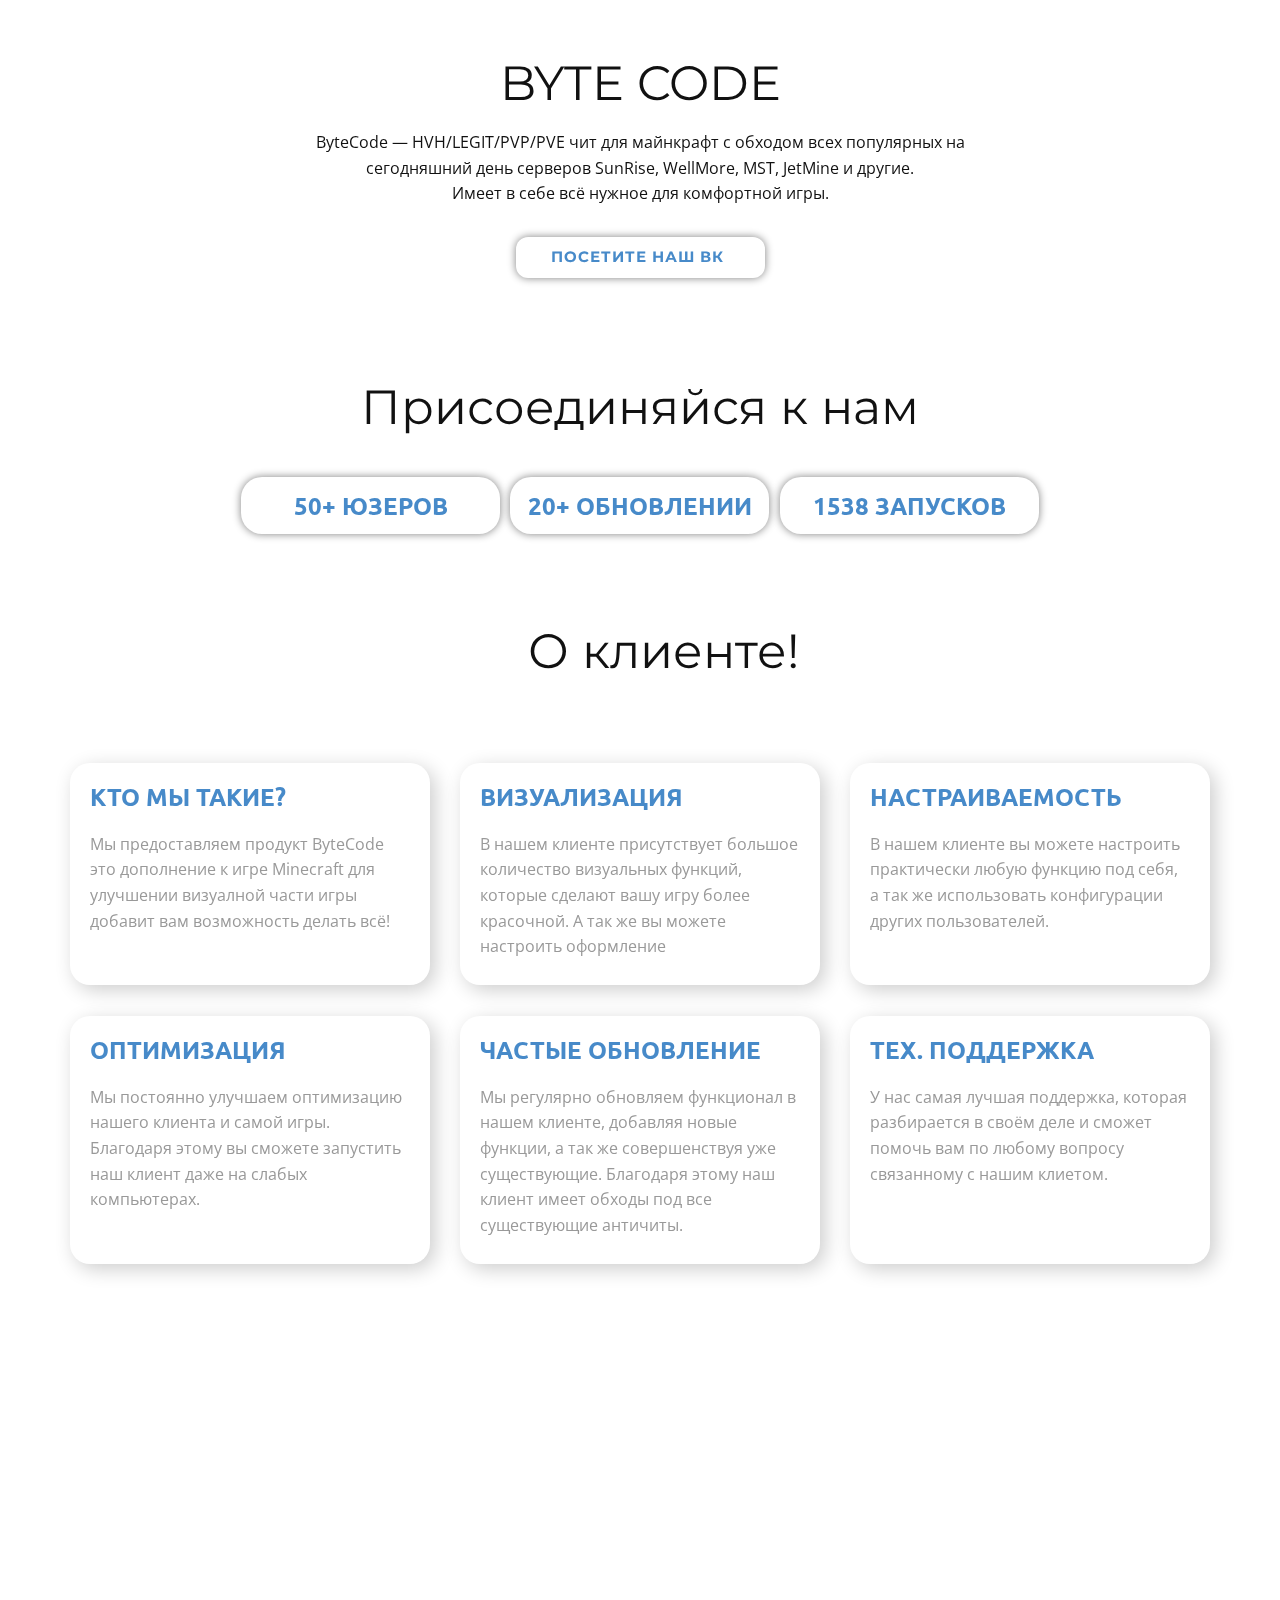
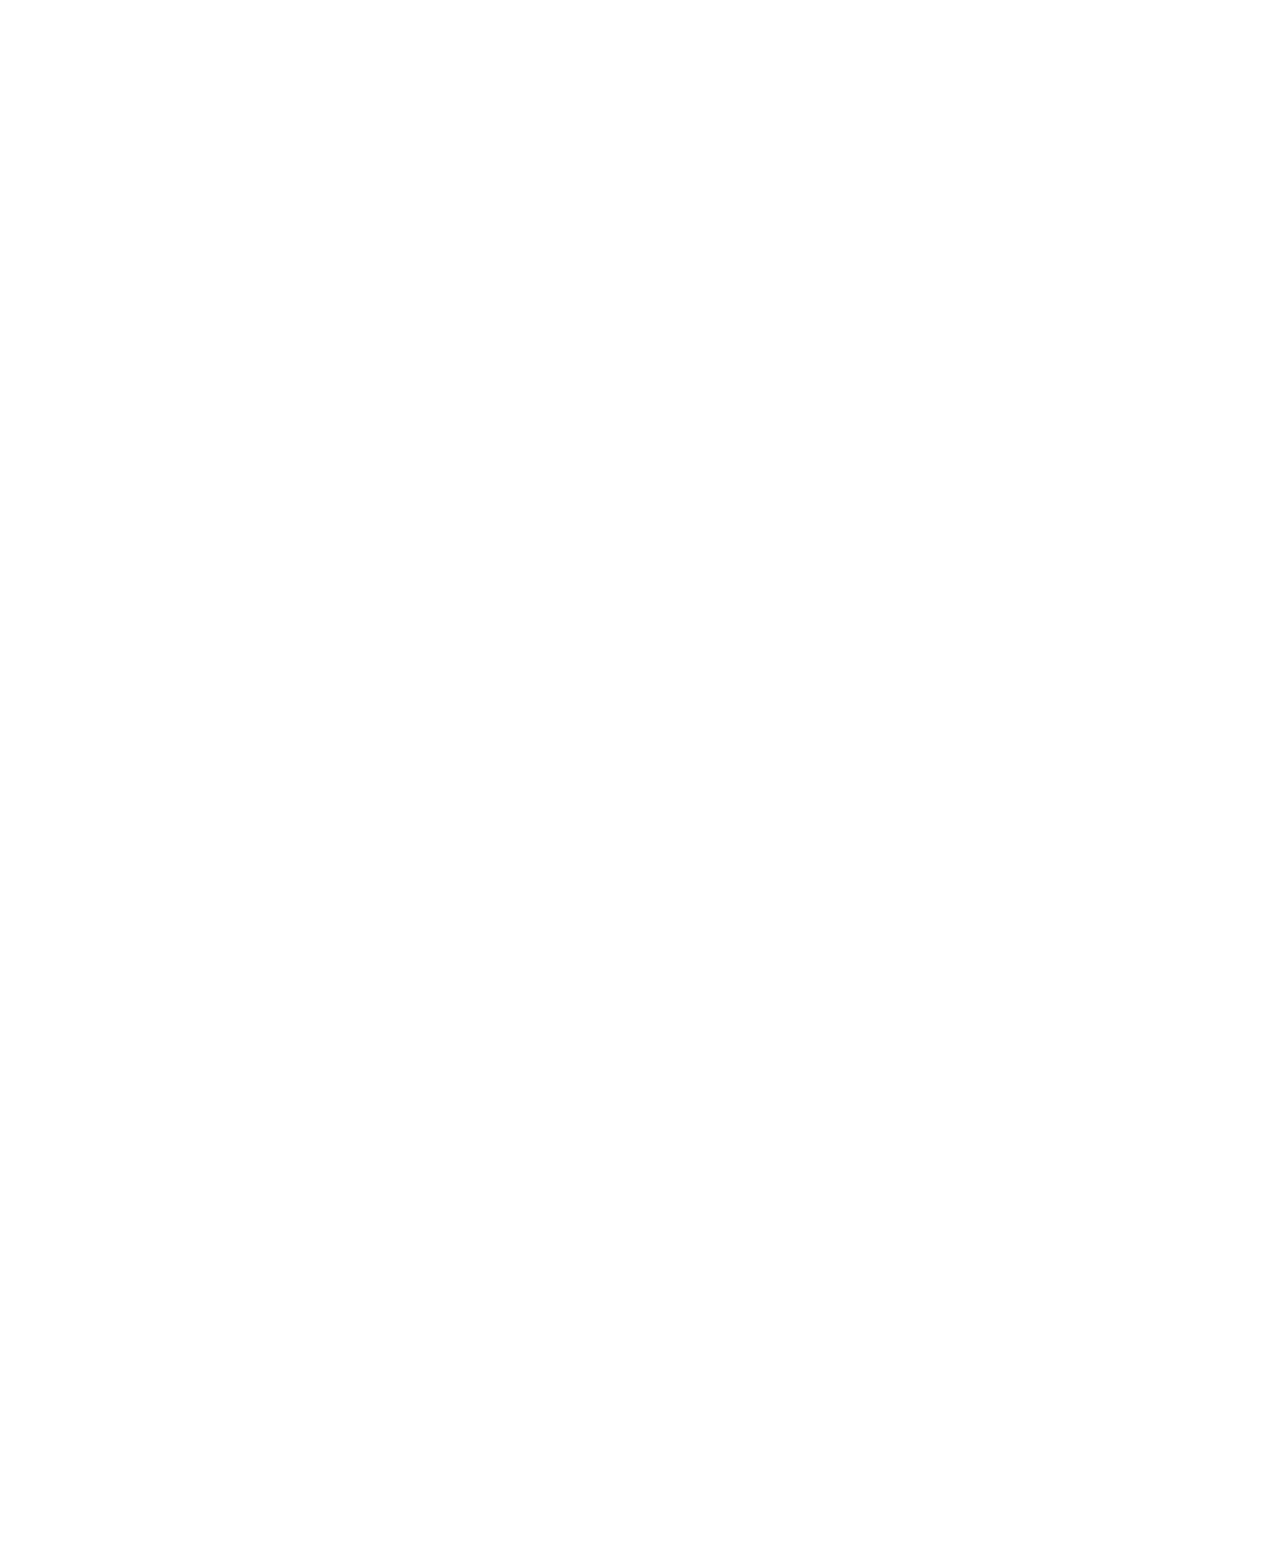
<file: index.html>
<!DOCTYPE html>
<html style="font-size: 16px;" lang="ru"><head>
    <meta name="viewport" content="width=device-width, initial-scale=1.0">
    <meta charset="utf-8">
    <meta name="keywords" content="BYTE CODE, ​Присоединяйся к нам, О клиенте!, Покупка клиента, ​Все права защищены, ​Все права защищены&nbsp;Любое копирование и воспроизведение текста, в том числе частичное и в любых формах, без письменного разрешения правообладателя запрещено, @bytecodecommunity.">
    <meta name="description" content="">
    <title>ByteCode</title>
    <link rel="stylesheet" href="nicepage.css" media="screen">
<link rel="stylesheet" href="Главная.css" media="screen">
    <script class="u-script" type="text/javascript" src="jquery.js" defer=""></script>
    <script class="u-script" type="text/javascript" src="nicepage.js" defer=""></script>
    <meta name="generator" content="Nicepage 5.6.9, nicepage.com">
    <link id="u-theme-google-font" rel="stylesheet" href="https://fonts.googleapis.com/css?family=Roboto:100,100i,300,300i,400,400i,500,500i,700,700i,900,900i|Open+Sans:300,300i,400,400i,500,500i,600,600i,700,700i,800,800i">
    <link id="u-page-google-font" rel="stylesheet" href="https://fonts.googleapis.com/css?family=Montserrat:100,100i,200,200i,300,300i,400,400i,500,500i,600,600i,700,700i,800,800i,900,900i|Ubuntu:300,300i,400,400i,500,500i,700,700i">
    
    
    
    
    
    
    
    <script type="application/ld+json">{
		"@context": "http://schema.org",
		"@type": "Organization",
		"name": ""
}</script>
    <meta name="theme-color" content="#478ac9">
    <meta property="og:title" content="Главная">
    <meta property="og:type" content="website">
  <meta data-intl-tel-input-cdn-path="intlTelInput/"></head>
  <body data-home-page="Главная.html" data-home-page-title="Главная" class="u-body u-xl-mode" data-lang="ru">
    <section class="u-clearfix u-white u-section-1" id="sec-f551">
      <div class="u-clearfix u-sheet u-sheet-1">
        <h2 class="u-align-center u-custom-font u-font-montserrat u-text u-text-1" data-animation-name="customAnimationIn" data-animation-duration="1250" data-animation-delay="500">BYTE CODE</h2>
        <p class="u-align-center u-text u-text-2" data-animation-name="customAnimationIn" data-animation-duration="1750" data-animation-delay="500">ByteCode — HVH/LEGIT/PVP/PVE чит для майнкрафт с обходом всех популярных на сегодняшний день серверов SunRise, WellMore, MST, JetMine и другие.<br>Имеет в себе всё нужное для комфортной игры.
        </p>
        <a href="https://vk.com/bytecodedlc" class="u-border-none u-btn u-btn-round u-button-style u-custom-font u-font-montserrat u-radius-12 u-text-palette-1-base u-white u-btn-1" target="_blank" data-animation-name="customAnimationIn" data-animation-duration="1250" data-animation-delay="500">ПОСЕТИТЕ НАШ ВК&nbsp; </a>
      </div>
    </section>
    <section class="u-clearfix u-white u-section-2" id="sec-ba40">
      <div class="u-clearfix u-sheet u-sheet-1">
        <h2 class="u-align-center u-custom-font u-font-montserrat u-text u-text-1" data-animation-name="customAnimationIn" data-animation-duration="1250" data-animation-delay="500"> Присоединяйся к нам</h2>
        <div class="u-list u-list-1">
          <div class="u-repeater u-repeater-1">
            <div class="u-container-style u-custom-item u-list-item u-radius-21 u-repeater-item u-shape-round u-white u-list-item-1" data-animation-name="customAnimationIn" data-animation-duration="1000">
              <div class="u-container-layout u-similar-container u-container-layout-1">
                <h6 class="u-align-center u-custom-font u-font-ubuntu u-text u-text-default u-text-palette-1-base u-text-2">50+ ЮЗЕРОВ</h6>
              </div>
            </div>
            <div class="u-container-style u-custom-item u-list-item u-radius-21 u-repeater-item u-shape-round u-white u-list-item-2" data-animation-name="customAnimationIn" data-animation-duration="1250" data-animation-delay="500">
              <div class="u-container-layout u-similar-container u-container-layout-2">
                <h6 class="u-align-center u-custom-font u-font-ubuntu u-text u-text-default u-text-palette-1-base u-text-3">20+ ОБНОВЛЕНИИ</h6>
              </div>
            </div>
            <div class="u-container-style u-custom-item u-list-item u-radius-21 u-repeater-item u-shape-round u-white u-list-item-3" data-animation-name="customAnimationIn" data-animation-duration="1250" data-animation-delay="250">
              <div class="u-container-layout u-similar-container u-container-layout-3">
                <h6 class="u-align-center u-custom-font u-font-ubuntu u-text u-text-default u-text-palette-1-base u-text-4">1538 запусков</h6>
              </div>
            </div>
          </div>
        </div>
      </div>
    </section>
    <section class="u-clearfix u-white u-section-3" id="carousel_060c">
      <h2 class="u-align-center u-custom-font u-font-montserrat u-text u-text-1" data-animation-name="customAnimationIn" data-animation-duration="1250" data-animation-delay="500">О клиенте!</h2>
      <div class="u-expanded-width u-shape u-shape-rectangle u-white u-shape-1" data-animation-name="customAnimationIn" data-animation-duration="1500" data-animation-delay="1000"></div>
      <div class="u-list u-list-1">
        <div class="u-repeater u-repeater-1">
          <div class="u-container-style u-list-item u-radius-20 u-repeater-item u-shape-round u-video-cover u-white u-list-item-1" data-animation-name="customAnimationIn" data-animation-duration="1500" data-animation-delay="500" data-animation-direction="">
            <div class="u-container-layout u-similar-container u-container-layout-1">
              <h6 class="u-align-center u-custom-font u-font-ubuntu u-text u-text-default u-text-palette-1-base u-text-2">КТО МЫ ТАКИЕ?</h6>
              <p class="u-align-left u-text u-text-grey-40 u-text-3">Мы предоставляем продукт ByteCode это дополнение к игре Minecraft для улучшении визуалной части игры добавит вам возможность делать всё!</p>
            </div>
          </div>
          <div class="u-container-style u-list-item u-radius-20 u-repeater-item u-shape-round u-white u-list-item-2" data-animation-name="customAnimationIn" data-animation-duration="1500" data-animation-delay="500" data-animation-direction="">
            <div class="u-container-layout u-similar-container u-container-layout-2">
              <h6 class="u-align-center u-custom-font u-font-ubuntu u-text u-text-default u-text-palette-1-base u-text-4">ВИЗУАЛИЗАЦИЯ</h6>
              <p class="u-align-left u-text u-text-grey-40 u-text-5"> В нашем клиенте присутствует большое количество визуальных функций, которые сделают вашу игру более красочной. А так же вы можете настроить оформление<br>
                <br><i></i>
              </p>
            </div>
          </div>
          <div class="u-container-style u-list-item u-radius-20 u-repeater-item u-shape-round u-video-cover u-white u-list-item-3" data-animation-name="customAnimationIn" data-animation-duration="1500" data-animation-delay="500" data-animation-direction="">
            <div class="u-container-layout u-similar-container u-container-layout-3">
              <h6 class="u-align-center u-custom-font u-font-ubuntu u-text u-text-default u-text-palette-1-base u-text-6">НАСТРАИВАЕМОСТЬ</h6>
              <p class="u-align-left u-text u-text-grey-40 u-text-7"> В нашем клиенте вы можете настроить практически любую функцию под себя, а так же использовать конфигурации других пользователей.</p>
            </div>
          </div>
          <div class="u-container-style u-list-item u-radius-20 u-repeater-item u-shape-round u-video-cover u-white u-list-item-4" data-animation-name="customAnimationIn" data-animation-duration="1500" data-animation-delay="500" data-animation-direction="">
            <div class="u-container-layout u-similar-container u-container-layout-4">
              <h6 class="u-align-center u-custom-font u-font-ubuntu u-text u-text-default u-text-palette-1-base u-text-8">ОПТИМИЗАЦИЯ</h6>
              <p class="u-align-left u-text u-text-grey-40 u-text-9"> Мы постоянно улучшаем оптимизацию нашего клиента и самой игры. Благодаря этому вы сможете запустить наш клиент даже на слабых компьютерах.<br>
                <br><i></i>
              </p>
            </div>
          </div>
          <div class="u-container-style u-list-item u-radius-20 u-repeater-item u-shape-round u-white u-list-item-5" data-animation-name="customAnimationIn" data-animation-duration="1500" data-animation-delay="500" data-animation-direction="">
            <div class="u-container-layout u-similar-container u-container-layout-5">
              <h6 class="u-align-center u-custom-font u-font-ubuntu u-text u-text-default u-text-palette-1-base u-text-10">ЧАСТЫЕ ОБНОВЛЕНИЕ</h6>
              <p class="u-align-left u-text u-text-grey-40 u-text-11"> Мы регулярно обновляем функционал в нашем клиенте, добавляя новые функции, а так же совершенствуя уже существующие. Благодаря этому наш клиент имеет обходы под все существующие античиты.<br>
                <br><i></i>
              </p>
            </div>
          </div>
          <div class="u-container-style u-list-item u-radius-20 u-repeater-item u-shape-round u-video-cover u-white u-list-item-6" data-animation-name="customAnimationIn" data-animation-duration="1500" data-animation-delay="500" data-animation-direction="">
            <div class="u-container-layout u-similar-container u-container-layout-6">
              <h6 class="u-align-center u-custom-font u-font-ubuntu u-text u-text-default u-text-palette-1-base u-text-12">ТЕХ. ПОДДЕРЖКА</h6>
              <p class="u-align-left u-text u-text-grey-40 u-text-13"> У нас самая лучшая поддержка, которая разбирается в своём деле и сможет помочь вам по любому вопросу связанному с нашим клиетом.</p>
            </div>
          </div>
        </div>
      </div>
    </section>
    <section class="u-clearfix u-white u-section-4" id="carousel_4704">
      <div class="u-clearfix u-sheet u-sheet-1">
        <h2 class="u-align-center u-text u-text-1" data-animation-name="customAnimationIn" data-animation-duration="1250" data-animation-delay="500">Покупка клиента</h2>
        <p class="u-align-center u-text u-text-2" data-animation-name="customAnimationIn" data-animation-duration="1750" data-animation-delay="500">Выберите товар ниже который вы захотите и просто нажмите купить всё очень лекго.</p>
        <div class="u-list u-list-1">
          <div class="u-repeater u-repeater-1">
            <div class="u-container-style u-list-item u-radius-20 u-repeater-item u-shape-round u-video-cover u-white u-list-item-1" data-animation-name="customAnimationIn" data-animation-duration="1500" data-animation-delay="500" data-animation-direction="">
              <div class="u-container-layout u-similar-container u-container-layout-1">
                <h6 class="u-align-center u-custom-font u-font-ubuntu u-text u-text-palette-1-base u-text-3">НАВСЕГДА</h6>
                <p class="u-align-left u-text u-text-grey-40 u-text-4"> Добро пожаловать в мир Minecraft! Ваша игровая экспертиза станет еще более захватывающей и увлекательной с помощью нашего продукта. Наш товар предназначен для PVE/HVH/LEGIT/PVP игры и включает в себя множество уникальных функций, которые помогут вам выжить и достичь больших высот в игре.</p>
              </div>
            </div>
          </div>
        </div>
        <a href="https://vk.com/bytecodedlc" class="u-border-none u-btn u-btn-round u-button-style u-radius-11 u-text-palette-1-base u-white u-btn-1" data-animation-name="customAnimationIn" data-animation-duration="1250" data-animation-delay="500"> КУПИТЬ</a>
        <div class="u-expanded-width u-list u-list-2">
          <div class="u-repeater u-repeater-2">
            <div class="u-container-style u-list-item u-radius-20 u-repeater-item u-shape-round u-video-cover u-white u-list-item-2" data-animation-name="customAnimationIn" data-animation-duration="1500" data-animation-delay="500" data-animation-direction="">
              <div class="u-container-layout u-similar-container u-container-layout-2">
                <h6 class="u-align-center u-custom-font u-font-ubuntu u-text u-text-default u-text-palette-1-base u-text-5">на месяц</h6>
                <p class="u-align-left u-text u-text-grey-40 u-text-6"> Добро пожаловать в мир Minecraft! Ваша игровая экспертиза станет еще более захватывающей и увлекательной с помощью нашего продукта. Наш товар предназначен для PVE/HVH/LEGIT/PVP игры и включает в себя множество уникальных функций, которые помогут вам выжить и достичь больших высот в игре.</p>
              </div>
            </div>
            <div class="u-container-style u-list-item u-radius-20 u-repeater-item u-shape-round u-white u-list-item-3" data-animation-name="customAnimationIn" data-animation-duration="1500" data-animation-delay="500" data-animation-direction="">
              <div class="u-container-layout u-similar-container u-container-layout-3">
                <h6 class="u-align-center u-custom-font u-font-ubuntu u-text u-text-default u-text-palette-1-base u-text-7">на 1 неделю</h6>
                <p class="u-align-left u-text u-text-grey-40 u-text-8"> Добро пожаловать в мир Minecraft! Ваша игровая экспертиза станет еще более захватывающей и увлекательной с помощью нашего продукта. Наш товар предназначен для PVE/HVH/LEGIT/PVP игры и включает в себя множество уникальных функций, которые помогут вам выжить и достичь больших высот в игре.</p>
              </div>
            </div>
            <div class="u-container-style u-list-item u-radius-20 u-repeater-item u-shape-round u-video-cover u-white u-list-item-4" data-animation-name="customAnimationIn" data-animation-duration="1500" data-animation-delay="500" data-animation-direction="">
              <div class="u-container-layout u-similar-container u-container-layout-4">
                <h6 class="u-align-center u-custom-font u-font-ubuntu u-text u-text-default u-text-palette-1-base u-text-9">сброс хвида</h6>
                <p class="u-align-left u-text u-text-grey-40 u-text-10"> Добро пожаловать в мир Minecraft! Ваша игровая экспертиза станет еще более захватывающей и увлекательной с помощью нашего продукта. Наш товар предназначен для PVE/HVH/LEGIT/PVP игры и включает в себя множество уникальных функций, которые помогут вам выжить и достичь больших высот в игре.</p>
              </div>
            </div>
          </div>
        </div>
        <a href="https://vk.com/bytecodedlc" class="u-border-none u-btn u-btn-round u-button-style u-radius-9 u-text-palette-1-base u-white u-btn-2" data-animation-name="customAnimationIn" data-animation-duration="1250" data-animation-delay="500"> КУПИТЬ</a>
        <a href="https://vk.com/bytecodedlc" class="u-border-none u-btn u-btn-round u-button-style u-radius-9 u-text-palette-1-base u-white u-btn-3" data-animation-name="customAnimationIn" data-animation-duration="1250" data-animation-delay="500">КУПИТЬ</a>
        <a href="https://vk.com/bytecodedlc" class="u-border-none u-btn u-btn-round u-button-style u-radius-9 u-text-palette-1-base u-white u-btn-4" data-animation-name="customAnimationIn" data-animation-duration="1250" data-animation-delay="500"> КУПИТЬ</a>
      </div>
    </section>
    <section class="u-align-center u-clearfix u-white u-section-5" id="sec-f9fa">
      <div class="u-clearfix u-sheet u-valign-middle-lg u-valign-middle-md u-valign-middle-xl u-valign-middle-xs u-sheet-1">
        <div class="u-align-left u-border-4 u-border-white u-expanded-width-sm u-expanded-width-xs u-shading u-video u-video-cover u-video-1" data-animation-name="customAnimationIn" data-animation-duration="1000">
          <div class="embed-responsive embed-responsive-1">
            <iframe style="position: absolute;top: 0;left: 0;width: 100%;height: 100%;" class="embed-responsive-item" src="https://www.youtube.com/embed/8QjvQScxsb8?mute=0&amp;showinfo=0&amp;controls=0&amp;start=0" frameborder="0" allowfullscreen=""></iframe>
          </div>
        </div>
        <h2 class="u-text u-text-default u-text-1" data-animation-name="customAnimationIn" data-animation-duration="1000">Видео по клиенту</h2>
        <p class="u-text u-text-2" data-animation-name="customAnimationIn" data-animation-duration="1000">Сверху есть видеролик в котором показан наш чит клиент все его превосходсвто<span style="font-weight: 700;">
            <span style="font-weight: 400;"></span>
          </span>
        </p>
      </div>
    </section>
    <section class="u-clearfix u-white u-section-6" id="sec-6974">
      <div class="u-clearfix u-sheet u-sheet-1">
        <h2 class="u-align-center u-custom-font u-font-montserrat u-text u-text-1" data-animation-name="customAnimationIn" data-animation-duration="1250" data-animation-delay="500"> Все права защищены</h2>
        <h2 class="u-align-center u-custom-font u-font-montserrat u-text u-text-2" data-animation-name="customAnimationIn" data-animation-duration="1250" data-animation-delay="500"> Все права защищены&nbsp;<b>Любое копирование и воспроизведение текста, в том числе частичное и в любых формах, без письменного разрешения правообладателя запрещено</b>
        </h2>
        <h2 class="u-align-center u-custom-font u-font-montserrat u-text u-text-3" data-animation-name="customAnimationIn" data-animation-duration="1250" data-animation-delay="500">@bytecodecommunity.</h2>
      </div>
    </section>
  
</body></html>
</file>
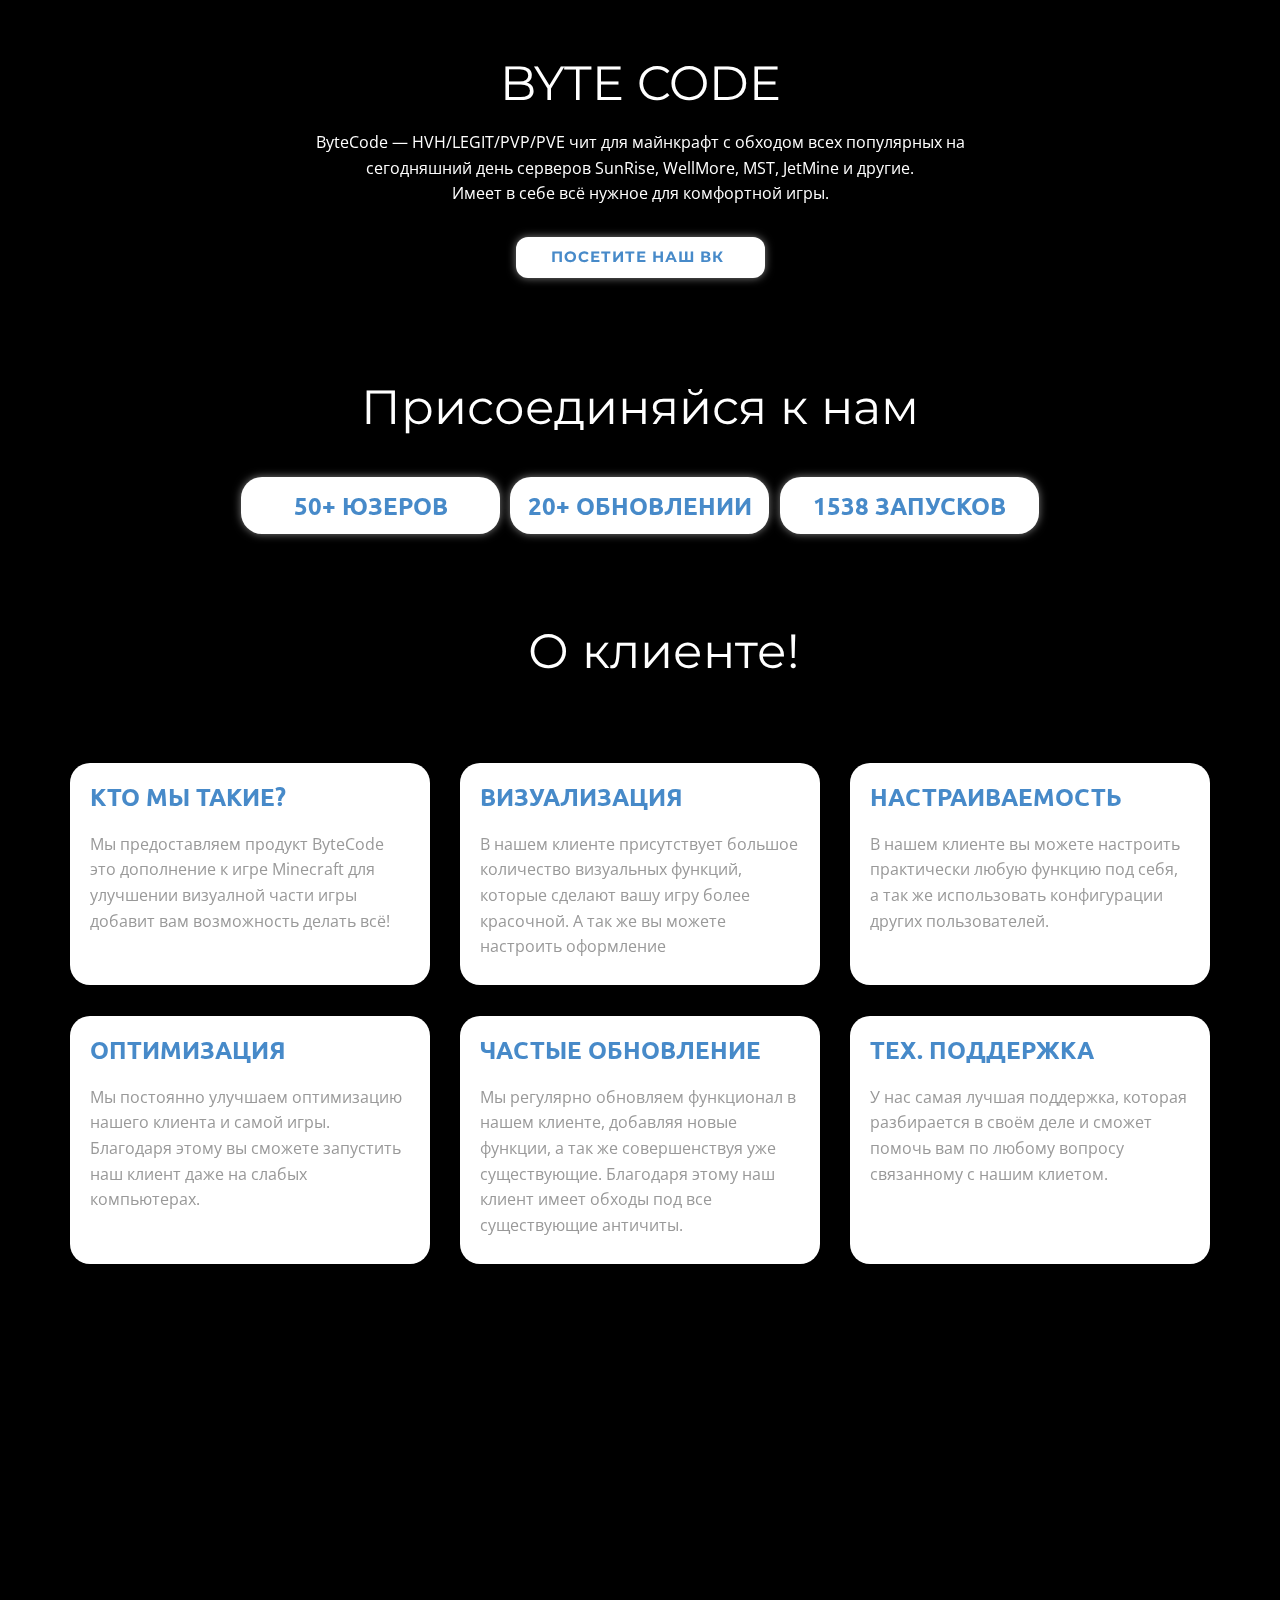
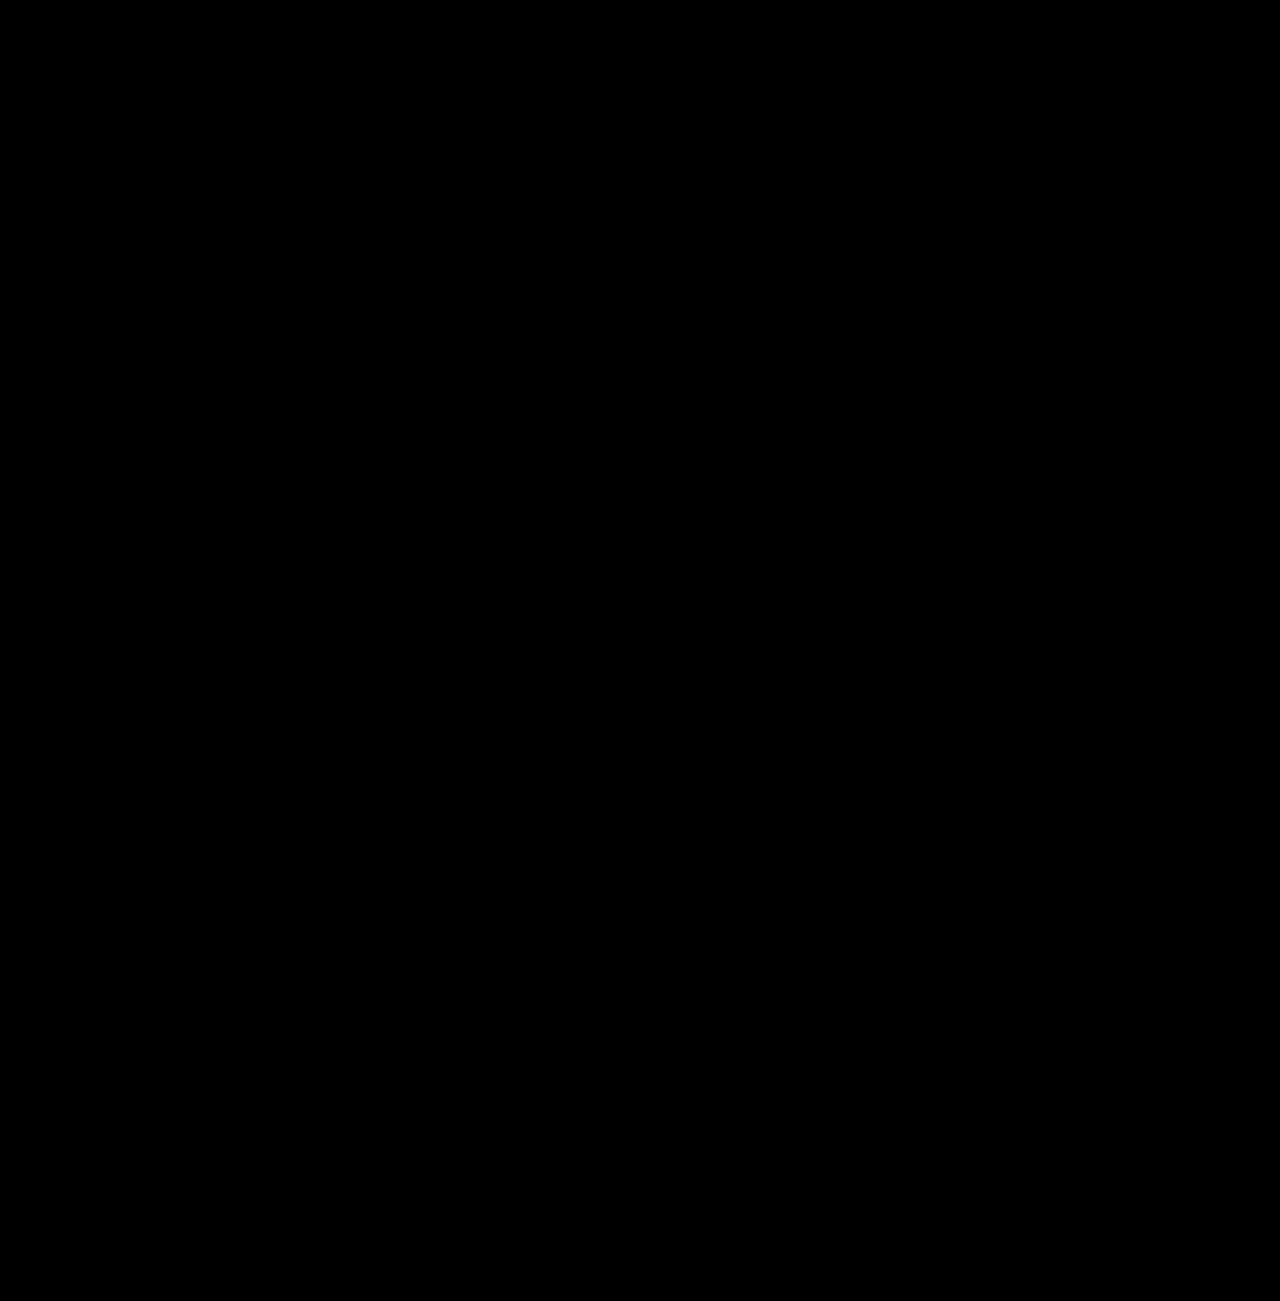
<file: Главная.html>
<!DOCTYPE html>
<html style="font-size: 16px;" lang="ru"><head>
    <meta name="viewport" content="width=device-width, initial-scale=1.0">
    <meta charset="utf-8">
    <meta name="keywords" content="BYTE CODE, ​Присоединяйся к нам, О клиенте!, Покупка клиента, ​Все права защищены, ​Все права защищены&nbsp;Любое копирование и воспроизведение текста, в том числе частичное и в любых формах, без письменного разрешения правообладателя запрещено, @bytecodecommunity.">
    <meta name="description" content="">
    <title>ByteCode - Дополение к игре Minecraft</title>
    <link rel="stylesheet" href="nicepage.css" media="screen">
<link rel="stylesheet" href="Главная.css" media="screen">
    <script class="u-script" type="text/javascript" src="jquery.js" defer=""></script>
    <script class="u-script" type="text/javascript" src="nicepage.js" defer=""></script>
    <meta name="generator" content="Nicepage 5.6.9, nicepage.com">
    <link id="u-theme-google-font" rel="stylesheet" href="https://fonts.googleapis.com/css?family=Roboto:100,100i,300,300i,400,400i,500,500i,700,700i,900,900i|Open+Sans:300,300i,400,400i,500,500i,600,600i,700,700i,800,800i">
    <link id="u-page-google-font" rel="stylesheet" href="https://fonts.googleapis.com/css?family=Montserrat:100,100i,200,200i,300,300i,400,400i,500,500i,600,600i,700,700i,800,800i,900,900i|Ubuntu:300,300i,400,400i,500,500i,700,700i">
    
    
    
    
    
    
    <script type="application/ld+json">{
		"@context": "http://schema.org",
		"@type": "Organization",
		"name": ""
}</script>
    <meta name="theme-color" content="#478ac9">
    <meta property="og:title" content="Главная">
    <meta property="og:type" content="website">
  <meta data-intl-tel-input-cdn-path="intlTelInput/"></head>
  <body class="u-body u-xl-mode" data-lang="ru">
    <section class="u-black u-clearfix u-section-1" id="sec-f551">
      <div class="u-clearfix u-sheet u-sheet-1">
        <h2 class="u-align-center u-custom-font u-font-montserrat u-text u-text-1" data-animation-name="customAnimationIn" data-animation-duration="1250" data-animation-delay="500">BYTE CODE</h2>
        <p class="u-align-center u-text u-text-2" data-animation-name="customAnimationIn" data-animation-duration="1750" data-animation-delay="500">ByteCode — HVH/LEGIT/PVP/PVE чит для майнкрафт с обходом всех популярных на сегодняшний день серверов SunRise, WellMore, MST, JetMine и другие.<br>Имеет в себе всё нужное для комфортной игры.
        </p>
        <a href="https://vk.com/bytecodedlc" class="u-border-none u-btn u-btn-round u-button-style u-custom-font u-font-montserrat u-radius-12 u-text-palette-1-base u-white u-btn-1" target="_blank" data-animation-name="customAnimationIn" data-animation-duration="1250" data-animation-delay="500">ПОСЕТИТЕ НАШ ВК&nbsp; </a>
      </div>
    </section>
    <section class="u-black u-clearfix u-section-2" id="sec-ba40">
      <div class="u-clearfix u-sheet u-sheet-1">
        <h2 class="u-align-center u-custom-font u-font-montserrat u-text u-text-1" data-animation-name="customAnimationIn" data-animation-duration="1250" data-animation-delay="500"> Присоединяйся к нам</h2>
        <div class="u-list u-list-1">
          <div class="u-repeater u-repeater-1">
            <div class="u-container-style u-custom-item u-list-item u-radius-21 u-repeater-item u-shape-round u-white u-list-item-1" data-animation-name="customAnimationIn" data-animation-duration="1000">
              <div class="u-container-layout u-similar-container u-container-layout-1">
                <h6 class="u-align-center u-custom-font u-font-ubuntu u-text u-text-default u-text-palette-1-base u-text-2">50+ ЮЗЕРОВ</h6>
              </div>
            </div>
            <div class="u-container-style u-custom-item u-list-item u-radius-21 u-repeater-item u-shape-round u-white u-list-item-2" data-animation-name="customAnimationIn" data-animation-duration="1250" data-animation-delay="500">
              <div class="u-container-layout u-similar-container u-container-layout-2">
                <h6 class="u-align-center u-custom-font u-font-ubuntu u-text u-text-default u-text-palette-1-base u-text-3">20+ ОБНОВЛЕНИИ</h6>
              </div>
            </div>
            <div class="u-container-style u-custom-item u-list-item u-radius-21 u-repeater-item u-shape-round u-white u-list-item-3" data-animation-name="customAnimationIn" data-animation-duration="1250" data-animation-delay="250">
              <div class="u-container-layout u-similar-container u-container-layout-3">
                <h6 class="u-align-center u-custom-font u-font-ubuntu u-text u-text-default u-text-palette-1-base u-text-4">1538 запусков</h6>
              </div>
            </div>
          </div>
        </div>
      </div>
    </section>
    <section class="u-black u-clearfix u-section-3" id="carousel_060c">
      <h2 class="u-align-center u-custom-font u-font-montserrat u-text u-text-1" data-animation-name="customAnimationIn" data-animation-duration="1250" data-animation-delay="500">О клиенте!</h2>
      <div class="u-black u-expanded-width u-shape u-shape-rectangle u-shape-1" data-animation-name="customAnimationIn" data-animation-duration="1500" data-animation-delay="1000"></div>
      <div class="u-list u-list-1">
        <div class="u-repeater u-repeater-1">
          <div class="u-container-style u-list-item u-radius-20 u-repeater-item u-shape-round u-video-cover u-white u-list-item-1" data-animation-name="customAnimationIn" data-animation-duration="1500" data-animation-delay="500" data-animation-direction="">
            <div class="u-container-layout u-similar-container u-container-layout-1">
              <h6 class="u-align-center u-custom-font u-font-ubuntu u-text u-text-default u-text-palette-1-base u-text-2">КТО МЫ ТАКИЕ?</h6>
              <p class="u-align-left u-text u-text-grey-40 u-text-3">Мы предоставляем продукт ByteCode это дополнение к игре Minecraft для улучшении визуалной части игры добавит вам возможность делать всё!</p>
            </div>
          </div>
          <div class="u-container-style u-list-item u-radius-20 u-repeater-item u-shape-round u-white u-list-item-2" data-animation-name="customAnimationIn" data-animation-duration="1500" data-animation-delay="500" data-animation-direction="">
            <div class="u-container-layout u-similar-container u-container-layout-2">
              <h6 class="u-align-center u-custom-font u-font-ubuntu u-text u-text-default u-text-palette-1-base u-text-4">ВИЗУАЛИЗАЦИЯ</h6>
              <p class="u-align-left u-text u-text-grey-40 u-text-5"> В нашем клиенте присутствует большое количество визуальных функций, которые сделают вашу игру более красочной. А так же вы можете настроить оформление<br>
                <br><i></i>
              </p>
            </div>
          </div>
          <div class="u-container-style u-list-item u-radius-20 u-repeater-item u-shape-round u-video-cover u-white u-list-item-3" data-animation-name="customAnimationIn" data-animation-duration="1500" data-animation-delay="500" data-animation-direction="">
            <div class="u-container-layout u-similar-container u-container-layout-3">
              <h6 class="u-align-center u-custom-font u-font-ubuntu u-text u-text-default u-text-palette-1-base u-text-6">НАСТРАИВАЕМОСТЬ</h6>
              <p class="u-align-left u-text u-text-grey-40 u-text-7"> В нашем клиенте вы можете настроить практически любую функцию под себя, а так же использовать конфигурации других пользователей.</p>
            </div>
          </div>
          <div class="u-container-style u-list-item u-radius-20 u-repeater-item u-shape-round u-video-cover u-white u-list-item-4" data-animation-name="customAnimationIn" data-animation-duration="1500" data-animation-delay="500" data-animation-direction="">
            <div class="u-container-layout u-similar-container u-container-layout-4">
              <h6 class="u-align-center u-custom-font u-font-ubuntu u-text u-text-default u-text-palette-1-base u-text-8">ОПТИМИЗАЦИЯ</h6>
              <p class="u-align-left u-text u-text-grey-40 u-text-9"> Мы постоянно улучшаем оптимизацию нашего клиента и самой игры. Благодаря этому вы сможете запустить наш клиент даже на слабых компьютерах.<br>
                <br><i></i>
              </p>
            </div>
          </div>
          <div class="u-container-style u-list-item u-radius-20 u-repeater-item u-shape-round u-white u-list-item-5" data-animation-name="customAnimationIn" data-animation-duration="1500" data-animation-delay="500" data-animation-direction="">
            <div class="u-container-layout u-similar-container u-container-layout-5">
              <h6 class="u-align-center u-custom-font u-font-ubuntu u-text u-text-default u-text-palette-1-base u-text-10">ЧАСТЫЕ ОБНОВЛЕНИЕ</h6>
              <p class="u-align-left u-text u-text-grey-40 u-text-11"> Мы регулярно обновляем функционал в нашем клиенте, добавляя новые функции, а так же совершенствуя уже существующие. Благодаря этому наш клиент имеет обходы под все существующие античиты.<br>
                <br><i></i>
              </p>
            </div>
          </div>
          <div class="u-container-style u-list-item u-radius-20 u-repeater-item u-shape-round u-video-cover u-white u-list-item-6" data-animation-name="customAnimationIn" data-animation-duration="1500" data-animation-delay="500" data-animation-direction="">
            <div class="u-container-layout u-similar-container u-container-layout-6">
              <h6 class="u-align-center u-custom-font u-font-ubuntu u-text u-text-default u-text-palette-1-base u-text-12">ТЕХ. ПОДДЕРЖКА</h6>
              <p class="u-align-left u-text u-text-grey-40 u-text-13"> У нас самая лучшая поддержка, которая разбирается в своём деле и сможет помочь вам по любому вопросу связанному с нашим клиетом.</p>
            </div>
          </div>
        </div>
      </div>
    </section>
    <section class="u-black u-clearfix u-section-4" id="carousel_4704">
      <div class="u-clearfix u-sheet u-sheet-1">
        <h2 class="u-align-center u-text u-text-1" data-animation-name="customAnimationIn" data-animation-duration="1250" data-animation-delay="500">Покупка клиента</h2>
        <p class="u-align-center u-text u-text-2" data-animation-name="customAnimationIn" data-animation-duration="1750" data-animation-delay="500">Выберите товар ниже который вы захотите и просто нажмите купить всё очень лекго.</p>
        <div class="u-list u-list-1">
          <div class="u-repeater u-repeater-1">
            <div class="u-container-style u-list-item u-radius-20 u-repeater-item u-shape-round u-video-cover u-white u-list-item-1" data-animation-name="customAnimationIn" data-animation-duration="1500" data-animation-delay="500" data-animation-direction="">
              <div class="u-container-layout u-similar-container u-container-layout-1">
                <h6 class="u-align-center u-custom-font u-font-ubuntu u-text u-text-palette-1-base u-text-3">НАВСЕГДА</h6>
                <p class="u-align-left u-text u-text-grey-40 u-text-4"> Добро пожаловать в мир Minecraft! Ваша игровая экспертиза станет еще более захватывающей и увлекательной с помощью нашего продукта. Наш товар предназначен для PVE/HVH/LEGIT/PVP игры и включает в себя множество уникальных функций, которые помогут вам выжить и достичь больших высот в игре.</p>
              </div>
            </div>
          </div>
        </div>
        <a href="https://vk.com/bytecodedlc" class="u-border-none u-btn u-btn-round u-button-style u-radius-11 u-text-palette-1-base u-white u-btn-1" data-animation-name="customAnimationIn" data-animation-duration="1250" data-animation-delay="500"> КУПИТЬ</a>
        <div class="u-list u-list-2">
          <div class="u-repeater u-repeater-2">
            <div class="u-container-style u-list-item u-radius-20 u-repeater-item u-shape-round u-video-cover u-white u-list-item-2" data-animation-name="customAnimationIn" data-animation-duration="1500" data-animation-delay="500" data-animation-direction="">
              <div class="u-container-layout u-similar-container u-container-layout-2">
                <h6 class="u-align-center u-custom-font u-font-ubuntu u-text u-text-default u-text-palette-1-base u-text-5">на месяц</h6>
                <p class="u-align-left u-text u-text-grey-40 u-text-6"> Добро пожаловать в мир Minecraft! Ваша игровая экспертиза станет еще более захватывающей и увлекательной с помощью нашего продукта. Наш товар предназначен для PVE/HVH/LEGIT/PVP игры и включает в себя множество уникальных функций, которые помогут вам выжить и достичь больших высот в игре.</p>
              </div>
            </div>
            <div class="u-container-style u-list-item u-radius-20 u-repeater-item u-shape-round u-white u-list-item-3" data-animation-name="customAnimationIn" data-animation-duration="1500" data-animation-delay="500" data-animation-direction="">
              <div class="u-container-layout u-similar-container u-container-layout-3">
                <h6 class="u-align-center u-custom-font u-font-ubuntu u-text u-text-default u-text-palette-1-base u-text-7">на 1 неделю</h6>
                <p class="u-align-left u-text u-text-grey-40 u-text-8"> Добро пожаловать в мир Minecraft! Ваша игровая экспертиза станет еще более захватывающей и увлекательной с помощью нашего продукта. Наш товар предназначен для PVE/HVH/LEGIT/PVP игры и включает в себя множество уникальных функций, которые помогут вам выжить и достичь больших высот в игре.</p>
              </div>
            </div>
            <div class="u-container-style u-list-item u-radius-20 u-repeater-item u-shape-round u-video-cover u-white u-list-item-4" data-animation-name="customAnimationIn" data-animation-duration="1500" data-animation-delay="500" data-animation-direction="">
              <div class="u-container-layout u-similar-container u-container-layout-4">
                <h6 class="u-align-center u-custom-font u-font-ubuntu u-text u-text-default u-text-palette-1-base u-text-9">сброс хвида</h6>
                <p class="u-align-left u-text u-text-grey-40 u-text-10"> Добро пожаловать в мир Minecraft! Ваша игровая экспертиза станет еще более захватывающей и увлекательной с помощью нашего продукта. Наш товар предназначен для PVE/HVH/LEGIT/PVP игры и включает в себя множество уникальных функций, которые помогут вам выжить и достичь больших высот в игре.</p>
              </div>
            </div>
          </div>
        </div>
        <a href="https://vk.com/bytecodedlc" class="u-border-none u-btn u-btn-round u-button-style u-radius-9 u-text-palette-1-base u-white u-btn-2" data-animation-name="customAnimationIn" data-animation-duration="1250" data-animation-delay="500"> КУПИТЬ</a>
        <a href="https://vk.com/bytecodedlc" class="u-border-none u-btn u-btn-round u-button-style u-radius-9 u-text-palette-1-base u-white u-btn-3" data-animation-name="customAnimationIn" data-animation-duration="1250" data-animation-delay="500">КУПИТЬ</a>
        <a href="https://vk.com/bytecodedlc" class="u-border-none u-btn u-btn-round u-button-style u-radius-9 u-text-palette-1-base u-white u-btn-4" data-animation-name="customAnimationIn" data-animation-duration="1250" data-animation-delay="500"> КУПИТЬ</a>
      </div>
    </section>
    <section class="u-black u-clearfix u-section-5" id="sec-6974">
      <div class="u-clearfix u-sheet u-sheet-1">
        <h2 class="u-align-center u-custom-font u-font-montserrat u-text u-text-1" data-animation-name="customAnimationIn" data-animation-duration="1250" data-animation-delay="500"> Все права защищены</h2>
        <h2 class="u-align-center u-custom-font u-font-montserrat u-text u-text-2" data-animation-name="customAnimationIn" data-animation-duration="1250" data-animation-delay="500"> Все права защищены&nbsp;<b>Любое копирование и воспроизведение текста, в том числе частичное и в любых формах, без письменного разрешения правообладателя запрещено</b>
        </h2>
        <h2 class="u-align-center u-custom-font u-font-montserrat u-text u-text-3" data-animation-name="customAnimationIn" data-animation-duration="1250" data-animation-delay="500">@bytecodecommunity.</h2>
      </div>
    </section>
    
  
</body></html>
</file>
<file: Главная.css>
.u-section-1 {
  background-image: none;
}

.u-section-1 .u-sheet-1 {
  min-height: 318px;
}

.u-section-1 .u-text-1 {
  font-size: 3rem;
  --animation-custom_in-translate_x: 0px;
  --animation-custom_in-translate_y: -100px;
  --animation-custom_in-opacity: 0;
  --animation-custom_in-rotate: 0deg;
  --animation-custom_in-scale: 0.3;
  width: 828px;
  margin: 57px auto 0;
}

.u-section-1 .u-text-2 {
  --animation-custom_in-translate_x: 0px;
  --animation-custom_in-translate_y: 0px;
  --animation-custom_in-opacity: 0;
  --animation-custom_in-rotate: 0deg;
  --animation-custom_in-scale: 0.3;
  width: 728px;
  margin: 20px auto 0;
}

.u-section-1 .u-btn-1 {
  font-size: 0.9375rem;
  letter-spacing: 1px;
  background-image: none;
  text-transform: uppercase;
  box-shadow: 0px 0px 8px 0px rgba(128,128,128,1);
  --animation-custom_in-translate_x: 0px;
  --animation-custom_in-translate_y: -300px;
  --animation-custom_in-opacity: 0;
  --animation-custom_in-rotate: 0deg;
  --animation-custom_in-scale: 0.3;
  font-weight: 700;
  margin: 30px auto 43px;
  padding: 8px 36px 9px 35px;
}

@media (max-width: 1199px) {
  .u-section-1 .u-text-1 {
    margin-left: 56px;
    margin-right: 56px;
  }

  .u-section-1 .u-text-2 {
    margin-top: 69px;
  }

  .u-section-1 .u-btn-1 {
    border-style: solid;
  }
}

@media (max-width: 991px) {
  .u-section-1 .u-text-1 {
    margin-left: 0;
    margin-right: 0;
    width: 720px;
  }

  .u-section-1 .u-text-2 {
    width: 720px;
    margin-left: 0;
    margin-right: 0;
  }
}

@media (max-width: 767px) {
  .u-section-1 .u-text-1 {
    width: 540px;
  }

  .u-section-1 .u-text-2 {
    width: 540px;
    margin-top: 20px;
  }
}

@media (max-width: 575px) {
  .u-section-1 .u-text-1 {
    font-size: 1.5rem;
    width: 340px;
  }

  .u-section-1 .u-text-2 {
    width: 340px;
  }
} .u-section-2 {
  background-image: none;
}

.u-section-2 .u-sheet-1 {
  min-height: 303px;
}

.u-section-2 .u-text-1 {
  font-size: 3rem;
  --animation-custom_in-translate_x: 0px;
  --animation-custom_in-translate_y: -100px;
  --animation-custom_in-opacity: 0;
  --animation-custom_in-rotate: 0deg;
  --animation-custom_in-scale: 0.3;
  width: 828px;
  margin: 60px auto 0;
}

.u-section-2 .u-list-1 {
  width: 798px;
  margin: 44px auto 60px;
}

.u-section-2 .u-repeater-1 {
  min-height: 57px;
  grid-template-columns: calc(33.3333% - 6.66667px) calc(33.3333% - 6.66667px) calc(33.3333% - 6.66667px);
  grid-gap: 10px 10px;
}

.u-section-2 .u-list-item-1 {
  --animation-custom_in-translate_x: 0px;
  --animation-custom_in-translate_y: -300px;
  --animation-custom_in-opacity: 0;
  --animation-custom_in-rotate: 0deg;
  --animation-custom_in-scale: 0.3;
  box-shadow: 0px 0px 8px 0px rgba(128,128,128,1);
}

.u-section-2 .u-container-layout-1 {
  padding: 0 10px;
}

.u-section-2 .u-text-2 {
  font-weight: 700;
  text-transform: uppercase;
  font-size: 1.5rem;
  margin: 15px auto 0;
}

.u-section-2 .u-list-item-2 {
  --animation-custom_in-translate_x: 0px;
  --animation-custom_in-translate_y: -300px;
  --animation-custom_in-opacity: 0;
  --animation-custom_in-rotate: 0deg;
  --animation-custom_in-scale: 0.3;
  box-shadow: 0px 0px 8px 0px rgba(128,128,128,1);
}

.u-section-2 .u-container-layout-2 {
  padding: 0 10px;
}

.u-section-2 .u-text-3 {
  font-weight: 700;
  text-transform: uppercase;
  font-size: 1.5rem;
  margin: 15px auto 0;
}

.u-section-2 .u-list-item-3 {
  --animation-custom_in-translate_x: 0px;
  --animation-custom_in-translate_y: -300px;
  --animation-custom_in-opacity: 0;
  --animation-custom_in-rotate: 0deg;
  --animation-custom_in-scale: 0.3;
  box-shadow: 0px 0px 8px 0px rgba(128,128,128,1);
}

.u-section-2 .u-container-layout-3 {
  padding: 0 10px;
}

.u-section-2 .u-text-4 {
  font-weight: 700;
  text-transform: uppercase;
  font-size: 1.5rem;
  margin: 15px auto 0;
}

@media (max-width: 991px) {
  .u-section-2 .u-text-1 {
    width: 720px;
  }

  .u-section-2 .u-list-1 {
    width: 720px;
  }

  .u-section-2 .u-repeater-1 {
    min-height: 166px;
    grid-template-columns: calc(50% - 5px) calc(50% - 5px);
  }
}

@media (max-width: 767px) {
  .u-section-2 .u-text-1 {
    width: 540px;
  }

  .u-section-2 .u-list-1 {
    width: 540px;
  }

  .u-section-2 .u-repeater-1 {
    grid-template-columns: 100%;
  }
}

@media (max-width: 575px) {
  .u-section-2 .u-text-1 {
    font-size: 1.5rem;
    width: 340px;
  }

  .u-section-2 .u-list-1 {
    width: 340px;
  }
} .u-section-3 {
  background-image: none;
  min-height: 100vh;
}

.u-section-3 .u-text-1 {
  font-size: 3rem;
  --animation-custom_in-translate_x: 0px;
  --animation-custom_in-translate_y: -100px;
  --animation-custom_in-opacity: 0;
  --animation-custom_in-rotate: 0deg;
  --animation-custom_in-scale: 0.3;
  margin: 1px calc(((100% - 1140px) / 2) + 133px) 0 calc(((100% - 1140px) / 2) + 179px);
}

.u-section-3 .u-shape-1 {
  height: 359px;
  margin-top: 175px;
  margin-bottom: 0;
  --animation-custom_in-translate_x: 300px;
  --animation-custom_in-translate_y: 0px;
  --animation-custom_in-opacity: 0;
  --animation-custom_in-rotate: 0deg;
  --animation-custom_in-scale: 0.3;
}

.u-section-3 .u-list-1 {
  width: 1140px;
  margin: -448px auto 60px;
}

.u-section-3 .u-repeater-1 {
  grid-template-columns: calc(33.3333% - 20px) calc(33.3333% - 20px) calc(33.3333% - 20px);
  min-height: 378px;
  grid-gap: 30px 30px;
}

.u-section-3 .u-list-item-1 {
  transition-duration: 0.5s;
  box-shadow: 5px 5px 20px 0px rgba(0,0,0,0.2);
  --animation-custom_in-translate_x: 0px;
  --animation-custom_in-translate_y: 0px;
  --animation-custom_in-opacity: 0;
  --animation-custom_in-rotate: 0deg;
  --animation-custom_in-scale: 0.3;
}

.u-section-3 .u-container-layout-1 {
  padding: 20px;
}

.u-section-3 .u-text-2 {
  font-weight: 700;
  text-transform: uppercase;
  font-size: 1.5rem;
  margin: 0 auto 0 0;
}

.u-section-3 .u-text-3 {
  margin: 20px 0 0;
}

.u-section-3 .u-list-item-2 {
  transition-duration: 0.5s;
  box-shadow: 5px 5px 20px 0px rgba(0,0,0,0.2);
  --animation-custom_in-translate_x: 0px;
  --animation-custom_in-translate_y: 0px;
  --animation-custom_in-opacity: 0;
  --animation-custom_in-rotate: 0deg;
  --animation-custom_in-scale: 0.3;
}

.u-section-3 .u-container-layout-2 {
  padding: 20px 20px 0;
}

.u-section-3 .u-text-4 {
  font-weight: 700;
  text-transform: uppercase;
  font-size: 1.5rem;
  margin: 0 auto 0 0;
}

.u-section-3 .u-text-5 {
  margin: 20px 0 0;
}

.u-section-3 .u-list-item-3 {
  transition-duration: 0.5s;
  box-shadow: 5px 5px 20px 0px rgba(0,0,0,0.2);
  --animation-custom_in-translate_x: 0px;
  --animation-custom_in-translate_y: 0px;
  --animation-custom_in-opacity: 0;
  --animation-custom_in-rotate: 0deg;
  --animation-custom_in-scale: 0.3;
}

.u-section-3 .u-container-layout-3 {
  padding: 20px;
}

.u-section-3 .u-text-6 {
  font-weight: 700;
  text-transform: uppercase;
  font-size: 1.5rem;
  margin: 0 auto 0 0;
}

.u-section-3 .u-text-7 {
  margin: 20px 0 0;
}

.u-section-3 .u-list-item-4 {
  transition-duration: 0.5s;
  box-shadow: 5px 5px 20px 0px rgba(0,0,0,0.2);
  --animation-custom_in-translate_x: 0px;
  --animation-custom_in-translate_y: 0px;
  --animation-custom_in-opacity: 0;
  --animation-custom_in-rotate: 0deg;
  --animation-custom_in-scale: 0.3;
}

.u-section-3 .u-container-layout-4 {
  padding: 20px 20px 0;
}

.u-section-3 .u-text-8 {
  font-weight: 700;
  text-transform: uppercase;
  font-size: 1.5rem;
  margin: 0 auto 0 0;
}

.u-section-3 .u-text-9 {
  margin: 20px 0 0;
}

.u-section-3 .u-list-item-5 {
  transition-duration: 0.5s;
  box-shadow: 5px 5px 20px 0px rgba(0,0,0,0.2);
  --animation-custom_in-translate_x: 0px;
  --animation-custom_in-translate_y: 0px;
  --animation-custom_in-opacity: 0;
  --animation-custom_in-rotate: 0deg;
  --animation-custom_in-scale: 0.3;
}

.u-section-3 .u-container-layout-5 {
  padding: 20px 20px 0;
}

.u-section-3 .u-text-10 {
  font-weight: 700;
  text-transform: uppercase;
  font-size: 1.5rem;
  margin: 0 auto 0 0;
}

.u-section-3 .u-text-11 {
  margin: 20px 0 0;
}

.u-section-3 .u-list-item-6 {
  transition-duration: 0.5s;
  box-shadow: 5px 5px 20px 0px rgba(0,0,0,0.2);
  --animation-custom_in-translate_x: 0px;
  --animation-custom_in-translate_y: 0px;
  --animation-custom_in-opacity: 0;
  --animation-custom_in-rotate: 0deg;
  --animation-custom_in-scale: 0.3;
}

.u-section-3 .u-container-layout-6 {
  padding: 20px 20px 0;
}

.u-section-3 .u-text-12 {
  font-weight: 700;
  text-transform: uppercase;
  font-size: 1.5rem;
  margin: 0 auto 0 0;
}

.u-section-3 .u-text-13 {
  margin: 20px 0 0;
}

@media (max-width: 1199px) {
  .u-section-3 .u-text-1 {
    margin-top: 120px;
    margin-right: calc(((100% - 940px) / 2) + 33px);
    margin-left: calc(((100% - 940px) / 2) + 79px);
  }

  .u-section-3 .u-shape-1 {
    margin-top: 127px;
    animation-duration: 1500ms;
  }

  .u-section-3 .u-list-1 {
    width: 940px;
  }

  .u-section-3 .u-repeater-1 {
    grid-template-columns: repeat(3, calc(33.3333% - 20px));
    min-height: 313px;
  }
}

@media (max-width: 991px) {
  .u-section-3 .u-text-1 {
    margin-top: 265px;
    margin-left: calc(((100% - 720px) / 2));
    margin-right: calc(((100% - 720px) / 2));
  }

  .u-section-3 .u-shape-1 {
    margin-top: -18px;
  }

  .u-section-3 .u-list-1 {
    width: 720px;
  }

  .u-section-3 .u-repeater-1 {
    grid-template-columns: repeat(2, calc(50% - 15px));
    min-height: 559px;
  }
}

@media (max-width: 767px) {
  .u-section-3 .u-text-1 {
    margin-top: 814px;
    margin-left: calc(((100% - 540px) / 2));
    margin-right: calc(((100% - 540px) / 2));
  }

  .u-section-3 .u-shape-1 {
    height: 499px;
    margin-top: -619px;
  }

  .u-section-3 .u-list-1 {
    width: 540px;
    margin-bottom: 0;
  }

  .u-section-3 .u-repeater-1 {
    grid-template-columns: 100%;
  }

  .u-section-3 .u-container-layout-1 {
    padding-left: 30px;
    padding-right: 30px;
  }

  .u-section-3 .u-container-layout-2 {
    padding-left: 30px;
    padding-right: 30px;
  }

  .u-section-3 .u-container-layout-3 {
    padding-left: 30px;
    padding-right: 30px;
  }

  .u-section-3 .u-container-layout-4 {
    padding-left: 30px;
    padding-right: 30px;
  }

  .u-section-3 .u-container-layout-5 {
    padding-left: 30px;
    padding-right: 30px;
  }

  .u-section-3 .u-container-layout-6 {
    padding-left: 30px;
    padding-right: 30px;
  }
}

@media (max-width: 575px) {
  .u-section-3 .u-text-1 {
    font-size: 1.5rem;
    margin-top: 1114px;
    margin-left: calc(((100% - 340px) / 2));
    margin-right: calc(((100% - 340px) / 2));
  }

  .u-section-3 .u-shape-1 {
    margin-top: -841px;
  }

  .u-section-3 .u-list-1 {
    width: 340px;
  }

  .u-section-3 .u-container-layout-1 {
    padding-left: 20px;
    padding-right: 20px;
  }

  .u-section-3 .u-container-layout-2 {
    padding-left: 20px;
    padding-right: 20px;
  }

  .u-section-3 .u-container-layout-3 {
    padding-left: 20px;
    padding-right: 20px;
  }

  .u-section-3 .u-container-layout-4 {
    padding-left: 20px;
    padding-right: 20px;
  }

  .u-section-3 .u-container-layout-5 {
    padding-left: 20px;
    padding-right: 20px;
  }

  .u-section-3 .u-container-layout-6 {
    padding-left: 20px;
    padding-right: 20px;
  }
} .u-section-4 {
  background-image: none;
}

.u-section-4 .u-sheet-1 {
  min-height: 753px;
}

.u-section-4 .u-text-1 {
  font-size: 3rem;
  --animation-custom_in-translate_x: 0px;
  --animation-custom_in-translate_y: -100px;
  --animation-custom_in-opacity: 0;
  --animation-custom_in-rotate: 0deg;
  --animation-custom_in-scale: 0.3;
  width: 828px;
  margin: 15px auto 0;
}

.u-section-4 .u-text-2 {
  --animation-custom_in-translate_x: 0px;
  --animation-custom_in-translate_y: 0px;
  --animation-custom_in-opacity: 0;
  --animation-custom_in-rotate: 0deg;
  --animation-custom_in-scale: 0.3;
  width: 728px;
  margin: 22px auto 0;
}

.u-section-4 .u-list-1 {
  width: 390px;
  margin: 20px auto 0;
}

.u-section-4 .u-repeater-1 {
  grid-template-columns: 100%;
  min-height: 240px;
  grid-gap: 30px 30px;
}

.u-section-4 .u-list-item-1 {
  transition-duration: 0.5s;
  box-shadow: 5px 5px 20px 0px rgba(0,0,0,0.2);
  --animation-custom_in-translate_x: 0px;
  --animation-custom_in-translate_y: 0px;
  --animation-custom_in-opacity: 0;
  --animation-custom_in-rotate: 0deg;
  --animation-custom_in-scale: 0.3;
}

.u-section-4 .u-container-layout-1 {
  padding: 6px 20px;
}

.u-section-4 .u-text-3 {
  font-weight: 700;
  text-transform: uppercase;
  font-size: 2.25rem;
  width: 213px;
  margin: 6px auto 0;
}

.u-section-4 .u-text-4 {
  font-size: 0.875rem;
  margin: 6px 0 0;
}

.u-section-4 .u-btn-1 {
  background-image: none;
  font-weight: 700;
  text-transform: uppercase;
  font-size: 0.9375rem;
  letter-spacing: 1px;
  box-shadow: 0px 2px 6px 0 rgba(0,0,0,0.25);
  --animation-custom_in-translate_x: 0px;
  --animation-custom_in-translate_y: 300px;
  --animation-custom_in-opacity: 0;
  --animation-custom_in-rotate: 0deg;
  --animation-custom_in-scale: 0.3;
  margin: 6px auto 0;
  padding: 8px 36px 9px 35px;
}

.u-section-4 .u-list-2 {
  margin: 16px auto 0;
}

.u-section-4 .u-repeater-2 {
  grid-template-columns: calc(33.3333% - 20px) calc(33.3333% - 20px) calc(33.3333% - 20px);
  min-height: 254px;
  grid-gap: 30px 30px;
}

.u-section-4 .u-list-item-2 {
  transition-duration: 0.5s;
  box-shadow: 5px 5px 20px 0px rgba(0,0,0,0.2);
  --animation-custom_in-translate_x: 0px;
  --animation-custom_in-translate_y: 0px;
  --animation-custom_in-opacity: 0;
  --animation-custom_in-rotate: 0deg;
  --animation-custom_in-scale: 0.3;
}

.u-section-4 .u-container-layout-2 {
  padding: 20px;
}

.u-section-4 .u-text-5 {
  font-weight: 700;
  text-transform: uppercase;
  font-size: 1.5rem;
  margin: 0 auto;
}

.u-section-4 .u-text-6 {
  font-size: 0.875rem;
  margin: 20px 0 0;
}

.u-section-4 .u-list-item-3 {
  transition-duration: 0.5s;
  box-shadow: 5px 5px 20px 0px rgba(0,0,0,0.2);
  --animation-custom_in-translate_x: 0px;
  --animation-custom_in-translate_y: 0px;
  --animation-custom_in-opacity: 0;
  --animation-custom_in-rotate: 0deg;
  --animation-custom_in-scale: 0.3;
}

.u-section-4 .u-container-layout-3 {
  padding: 20px;
}

.u-section-4 .u-text-7 {
  font-weight: 700;
  text-transform: uppercase;
  font-size: 1.5rem;
  margin: 0 auto;
}

.u-section-4 .u-text-8 {
  font-size: 0.875rem;
  margin: 20px 0 0;
}

.u-section-4 .u-list-item-4 {
  transition-duration: 0.5s;
  box-shadow: 5px 5px 20px 0px rgba(0,0,0,0.2);
  --animation-custom_in-translate_x: 0px;
  --animation-custom_in-translate_y: 0px;
  --animation-custom_in-opacity: 0;
  --animation-custom_in-rotate: 0deg;
  --animation-custom_in-scale: 0.3;
}

.u-section-4 .u-container-layout-4 {
  padding: 20px;
}

.u-section-4 .u-text-9 {
  font-weight: 700;
  text-transform: uppercase;
  font-size: 1.5rem;
  margin: 0 auto;
}

.u-section-4 .u-text-10 {
  font-size: 0.875rem;
  margin: 20px 0 0;
}

.u-section-4 .u-btn-2 {
  background-image: none;
  text-transform: uppercase;
  font-size: 0.9375rem;
  letter-spacing: 1px;
  box-shadow: 0px 2px 6px 0 rgba(0,0,0,0.25);
  font-weight: 700;
  --animation-custom_in-translate_x: 0px;
  --animation-custom_in-translate_y: 300px;
  --animation-custom_in-opacity: 0;
  --animation-custom_in-rotate: 0deg;
  --animation-custom_in-scale: 0.3;
  margin: 6px auto 0;
  padding: 8px 36px 9px 35px;
}

.u-section-4 .u-btn-3 {
  background-image: none;
  text-transform: uppercase;
  font-size: 0.9375rem;
  letter-spacing: 1px;
  box-shadow: 0px 2px 6px 0 rgba(0,0,0,0.25);
  font-weight: 700;
  --animation-custom_in-translate_x: 0px;
  --animation-custom_in-translate_y: 300px;
  --animation-custom_in-opacity: 0;
  --animation-custom_in-rotate: 0deg;
  --animation-custom_in-scale: 0.3;
  margin: -41px auto 0 101px;
  padding: 8px 36px 9px 35px;
}

.u-section-4 .u-btn-4 {
  font-size: 0.9375rem;
  letter-spacing: 1px;
  background-image: none;
  text-transform: uppercase;
  box-shadow: 0px 2px 6px 0 rgba(0,0,0,0.25);
  font-weight: 700;
  --animation-custom_in-translate_x: 0px;
  --animation-custom_in-translate_y: 300px;
  --animation-custom_in-opacity: 0;
  --animation-custom_in-rotate: 0deg;
  --animation-custom_in-scale: 0.3;
  margin: -41px 101px 6px auto;
  padding: 8px 36px 9px 35px;
}

@media (max-width: 1199px) {
  .u-section-4 .u-text-1 {
    margin-left: 56px;
    margin-right: 56px;
  }

  .u-section-4 .u-list-1 {
    margin-top: 241px;
  }

  .u-section-4 .u-btn-1 {
    border-style: solid;
    margin-top: -51px;
  }

  .u-section-4 .u-list-2 {
    margin-top: -163px;
    margin-right: initial;
    margin-left: initial;
  }

  .u-section-4 .u-repeater-2 {
    grid-template-columns: repeat(3, calc(33.3333% - 20px));
    min-height: 443px;
  }

  .u-section-4 .u-btn-2 {
    border-style: solid;
  }

  .u-section-4 .u-btn-3 {
    border-style: solid;
    margin-left: 0;
  }

  .u-section-4 .u-btn-4 {
    border-style: solid;
    margin-right: 0;
    margin-bottom: 0;
  }
}

@media (max-width: 991px) {
  .u-section-4 .u-text-1 {
    margin-left: 0;
    margin-right: 0;
    width: 720px;
  }

  .u-section-4 .u-text-2 {
    width: 720px;
    margin-left: 0;
    margin-right: 0;
  }

  .u-section-4 .u-list-1 {
    margin-top: 587px;
  }

  .u-section-4 .u-list-2 {
    margin-top: -509px;
    margin-right: initial;
    margin-left: initial;
  }

  .u-section-4 .u-repeater-2 {
    grid-template-columns: repeat(2, calc(50% - 15px));
    min-height: 789px;
  }
}

@media (max-width: 767px) {
  .u-section-4 .u-text-1 {
    font-size: 2.625rem;
    width: 540px;
  }

  .u-section-4 .u-text-2 {
    width: 540px;
  }

  .u-section-4 .u-container-layout-1 {
    padding-left: 10px;
    padding-right: 10px;
  }

  .u-section-4 .u-repeater-2 {
    grid-template-columns: 100%;
  }

  .u-section-4 .u-container-layout-2 {
    padding-left: 30px;
    padding-right: 30px;
  }

  .u-section-4 .u-container-layout-3 {
    padding-left: 30px;
    padding-right: 30px;
  }

  .u-section-4 .u-container-layout-4 {
    padding-left: 30px;
    padding-right: 30px;
  }
}

@media (max-width: 575px) {
  .u-section-4 .u-text-1 {
    font-size: 1.875rem;
    width: 340px;
  }

  .u-section-4 .u-text-2 {
    width: 340px;
  }

  .u-section-4 .u-list-1 {
    width: 340px;
  }

  .u-section-4 .u-btn-1 {
    margin-top: 12px;
  }

  .u-section-4 .u-list-2 {
    margin-top: -572px;
    margin-right: initial;
    margin-left: initial;
  }

  .u-section-4 .u-container-layout-2 {
    padding-left: 20px;
    padding-right: 20px;
  }

  .u-section-4 .u-container-layout-3 {
    padding-left: 20px;
    padding-right: 20px;
  }

  .u-section-4 .u-container-layout-4 {
    padding-left: 20px;
    padding-right: 20px;
  }
} .u-section-5 {
  background-image: none;
}

.u-section-5 .u-sheet-1 {
  min-height: 618px;
}

.u-section-5 .u-video-1 {
  height: 360px;
  width: 640px;
  box-shadow: 0px 0px 8px 0px rgba(128,128,128,1);
  filter: brightness(0.65);
  --animation-custom_in-scale: 0.3;
  margin: 39px auto 0;
}

.u-section-5 .embed-responsive-1 {
  position: absolute;
  width: 100%;
  height: 100%;
  left: 0;
  top: 0;
}

.u-section-5 .u-text-1 {
  --animation-custom_in-translate_x: -300px;
  --animation-custom_in-translate_y: 0px;
  --animation-custom_in-opacity: 0;
  --animation-custom_in-rotate: 0deg;
  --animation-custom_in-scale: 0.3;
  margin: 30px auto 0;
}

.u-section-5 .u-text-2 {
  width: 680px;
  --animation-custom_in-translate_x: 300px;
  --animation-custom_in-translate_y: 0px;
  --animation-custom_in-opacity: 0;
  --animation-custom_in-rotate: 0deg;
  --animation-custom_in-scale: 0.3;
  margin: 20px auto 39px;
}

@media (max-width: 767px) {
  .u-section-5 .u-sheet-1 {
    min-height: 549px;
  }

  .u-section-5 .u-video-1 {
    height: 300px;
    margin-top: 60px;
    margin-right: initial;
    margin-left: initial;
    width: auto;
  }

  .u-section-5 .u-text-1 {
    margin-top: 20px;
    margin-left: 0;
  }

  .u-section-5 .u-text-2 {
    width: 540px;
    margin-bottom: 40px;
  }
}

@media (max-width: 575px) {
  .u-section-5 .u-sheet-1 {
    min-height: 473px;
  }

  .u-section-5 .u-video-1 {
    height: 190px;
    width: auto;
    margin-right: initial;
    margin-left: initial;
  }

  .u-section-5 .embed-responsive-1 {
    left: -39%;
    top: -39%;
  }

  .u-section-5 .u-text-2 {
    width: 340px;
    margin-bottom: 60px;
  }
} .u-section-6 {
  background-image: none;
}

.u-section-6 .u-sheet-1 {
  min-height: 240px;
}

.u-section-6 .u-text-1 {
  font-size: 3rem;
  --animation-custom_in-translate_x: 0px;
  --animation-custom_in-translate_y: 0px;
  --animation-custom_in-opacity: 0;
  --animation-custom_in-rotate: 0deg;
  --animation-custom_in-scale: 0.3;
  margin: 20px -20px 0 20px;
}

.u-section-6 .u-text-2 {
  font-size: 1.5rem;
  --animation-custom_in-translate_x: 0px;
  --animation-custom_in-translate_y: -100px;
  --animation-custom_in-opacity: 0;
  --animation-custom_in-rotate: 0deg;
  --animation-custom_in-scale: 0.3;
  font-weight: 700;
  width: 828px;
  margin: 20px auto 0;
}

.u-section-6 .u-text-3 {
  font-size: 1.875rem;
  --animation-custom_in-translate_x: 0px;
  --animation-custom_in-translate_y: 0px;
  --animation-custom_in-opacity: 0;
  --animation-custom_in-rotate: 0deg;
  --animation-custom_in-scale: 0.3;
  margin: 20px -20px 20px 20px;
}

@media (max-width: 1199px) {
  .u-section-6 .u-text-1 {
    margin-right: 0;
    margin-left: 0;
  }

  .u-section-6 .u-text-3 {
    margin-right: 0;
    margin-left: 0;
  }
}

@media (max-width: 991px) {
  .u-section-6 .u-text-2 {
    width: 720px;
  }
}

@media (max-width: 767px) {
  .u-section-6 .u-text-2 {
    width: 540px;
  }
}

@media (max-width: 575px) {
  .u-section-6 .u-text-1 {
    font-size: 1.5rem;
  }

  .u-section-6 .u-text-2 {
    width: 340px;
  }

  .u-section-6 .u-text-3 {
    font-size: 1.5rem;
  }
}
</file>
